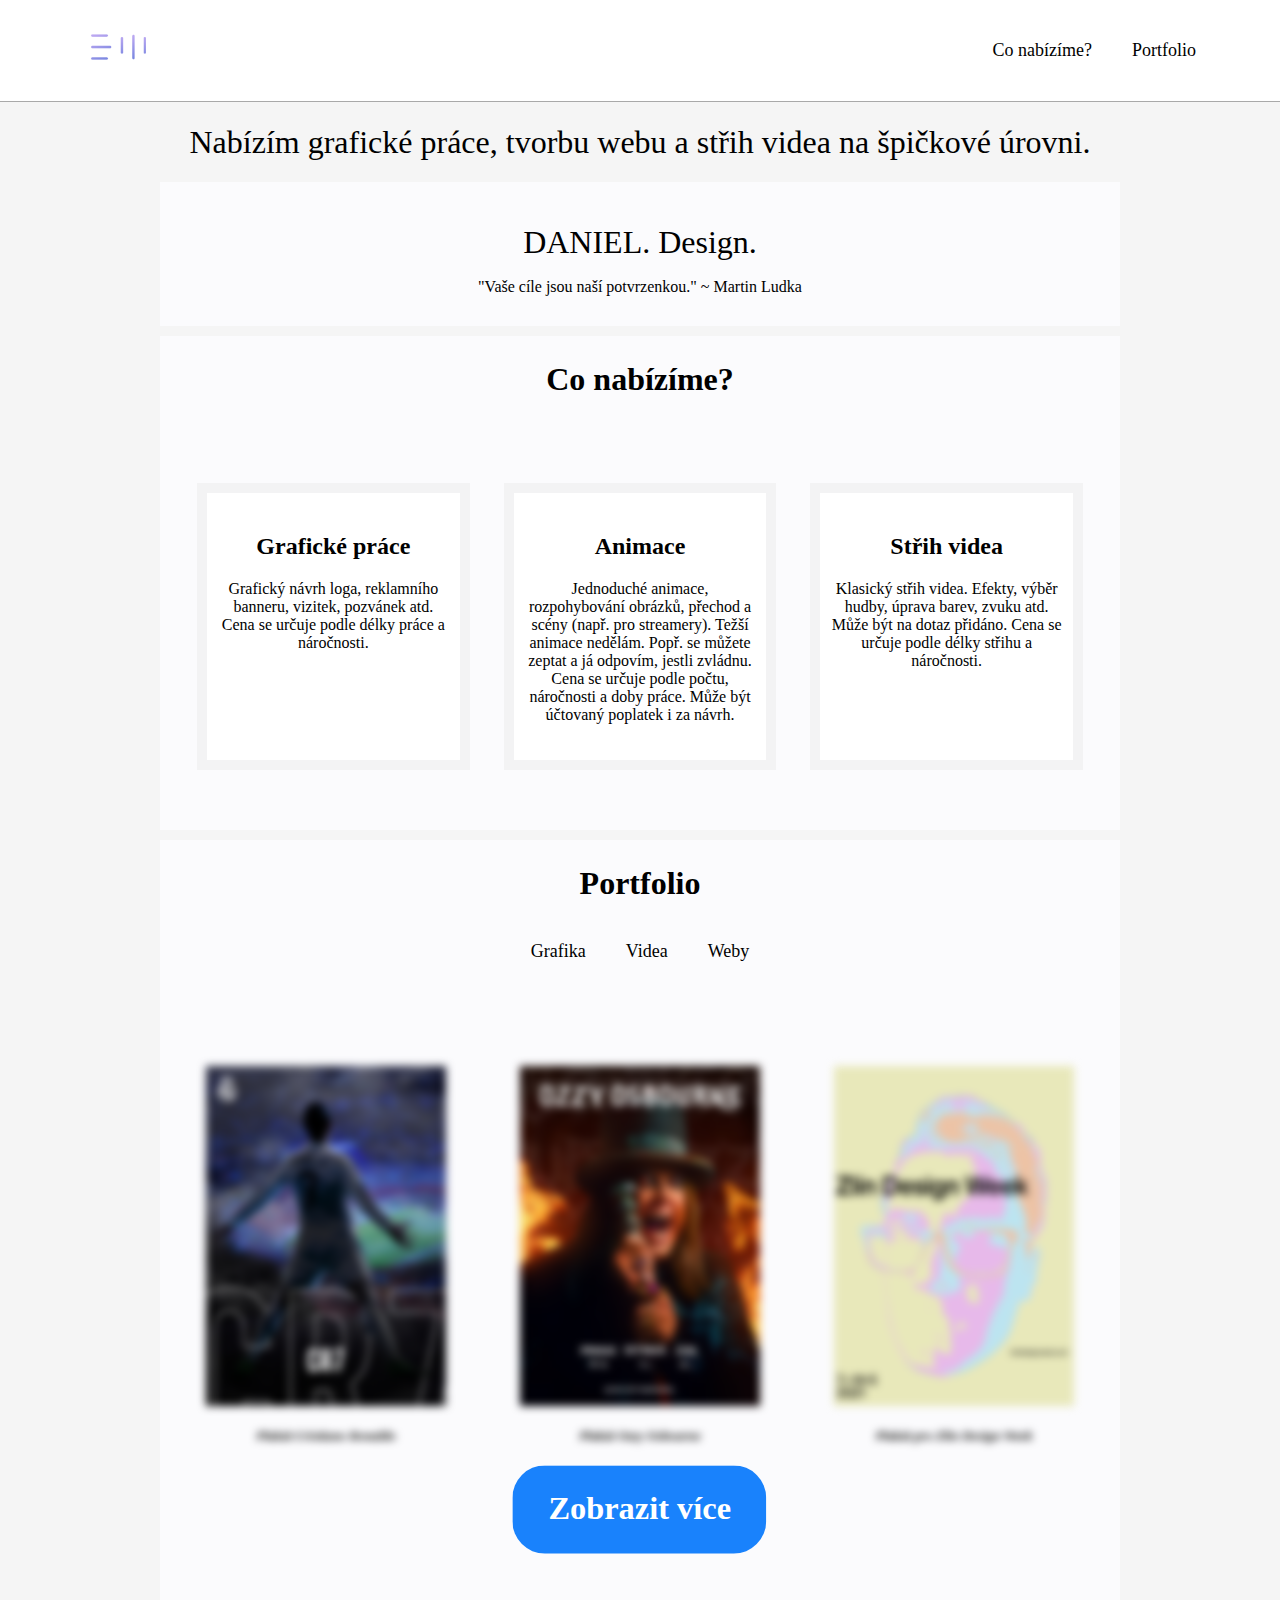
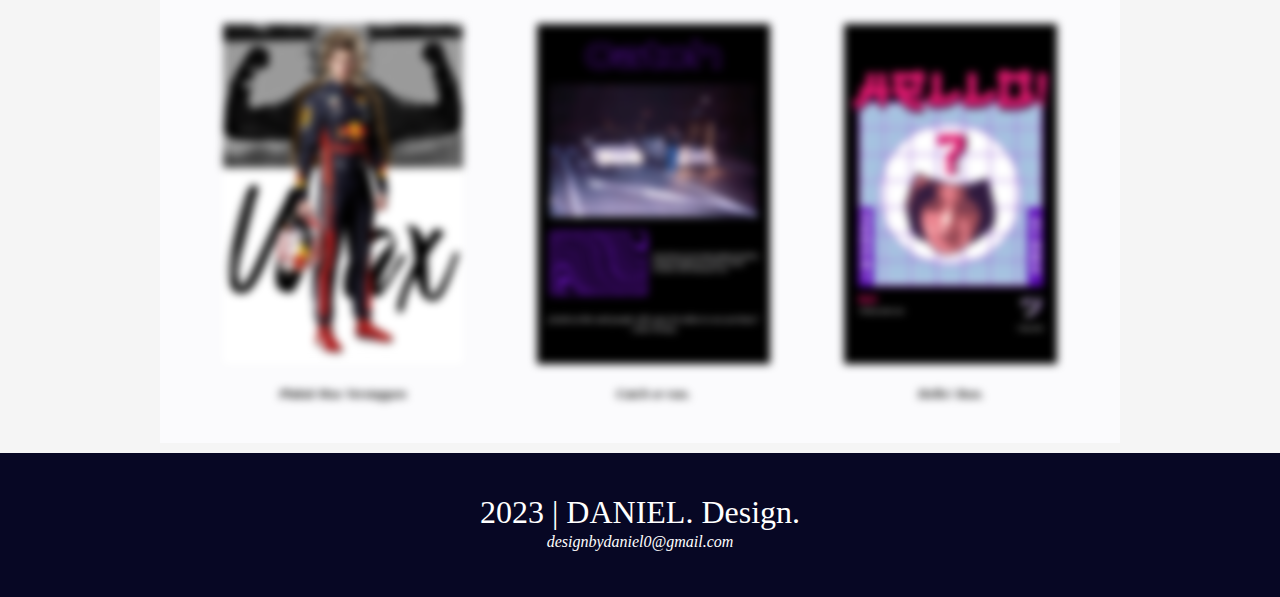
<file: index.html>
<!DOCTYPE html>
<html lang="en">
<head>
    <meta charset="UTF-8">
    <meta name="viewport" content="width=device-width, initial scale=1">
    <title>Daniel Mahďák</title>
    <link rel="stylesheet" href="stylesheet.css">
</head>
<header>
    <a class="logo-button" href="index.html">
    <img src="images/logo.png" class="logo">
    </a>
    <div class="header-right">
        <a href="#offer">Co nabízíme?</a>
        <a href="#portfolio">Portfolio</a>
    </div>
</header>
<div class="separator"></div>

<body>
<h1 class="header-welcome">Nabízím grafické práce, tvorbu webu a střih videa na špičkové úrovni.</h1>
<div class="container2"><div class="mainblock1">
    <h1>DANIEL. Design.</h1>
</div>
    <section class="slova-section">
        <div class="slova">
            <p>"Vaše cíle jsou naší potvrzenkou." ~ Martin Ludka</p>
        </div>
    </section>
</div>
<div id="offer" class="container">
    <div class="main-title">
        <h1>Co nabízíme?</h1>
    </div>
    <div class="content" style="filter: none">
        <article class="blog">
            <div class="section-blog">
                <h2>Grafické práce</h2>

                <section>
                    <p>Grafický návrh loga, reklamního banneru, vizitek, pozvánek atd. Cena se určuje podle délky práce a náročnosti.</p>
                </section>
            </div>
        </article>
        <article class="blog">
            <div class="section-blog">
                <h2>Animace</h2>


                <section>
                    <p>Jednoduché animace, rozpohybování obrázků, přechod a scény (např. pro streamery). Težší animace nedělám. Popř. se můžete zeptat a já odpovím, jestli zvládnu. Cena se určuje podle počtu, náročnosti a doby práce. Může být účtovaný poplatek i za návrh.</p>
                </section>
            </div>
        </article>
        <article class="blog">
            <div class="section-blog">
                <h2>Střih videa</h2>


                <section>
                    <p>Klasický střih videa. Efekty, výběr hudby, úprava barev, zvuku atd. Může být na dotaz přidáno. Cena se určuje podle délky střihu a náročnosti.</p>
                </section>
            </div>
        </article>
    </div>
</div>
<div class="container">
    <div id="portfolio" class="main-title">
        <h1>Portfolio</h1>
    </div>
    <div class="portfolio-buttons">
        <a href="grafika.html">Grafika</a>
        <a href="https://www.youtube.com/@designbydaniel_" target="_blank">Videa</a>
        <a href="https://github.com/daanieldesign" target="_blank">Weby</a>
    </div>

    <div class="content">
        <article class="portfolio">
            <div class="section-portfolio">
                <section>
                 <img src="images/mahdak_fotbal1.jpg" alt="">
                </section>
                <h5>Plakát Cristiano Ronaldo</h5>
            </div>
        </article>

        <article class="portfolio">
            <div class="section-portfolio">
                <section>
                    <img src="images/mahdak_koncert.jpg" alt="">
                </section>
                <h5>Plakát Ozzy Osbourne</h5>
            </div>
        </article>

        <article class="portfolio">
            <div class="section-portfolio">
                <section>
                    <img src="images/zlin_design_week_poster.png" alt="">
                </section>
                <h5>Plakát pro Zlín Design Week</h5>
            </div>
        </article>
    </div>

    <div class="button-overlay">
        <a href="grafika.html">Zobrazit více</a>
    </div>

    <div class="content">
        <article class="portfolio">
            <div class="section-portfolio">
                <section>
                    <img src="images/max_verstappen_poster.png" alt="">
                </section>
                <h5>Plakát Max Verstappen</h5>
            </div>
        </article>

        <article class="portfolio">
            <div class="section-portfolio">
                <section>
                    <img src="images/catch_or_run.png" alt="">
                </section>
                <h5>Catch or run.</h5>
            </div>
        </article>

        <article class="portfolio">
            <div class="section-portfolio">
                <section>
                    <img src="images/hello_run.png" alt="">
                </section>
                <h5>Hello! Run.</h5>
            </div>
        </article>
    </div>
</div>
<div class="container3"><div class="mainblock2">
    <h1>2023 | DANIEL. Design.</h1>
</div>
    <section id="contacts" class="slova-section">
        <div class="slova-contacts">
            <a href="mailto:designbydaniel0@gmail.com">designbydaniel0@gmail.com</a>
        </div>
    </section>
</div>
</body>
</html>
</file>
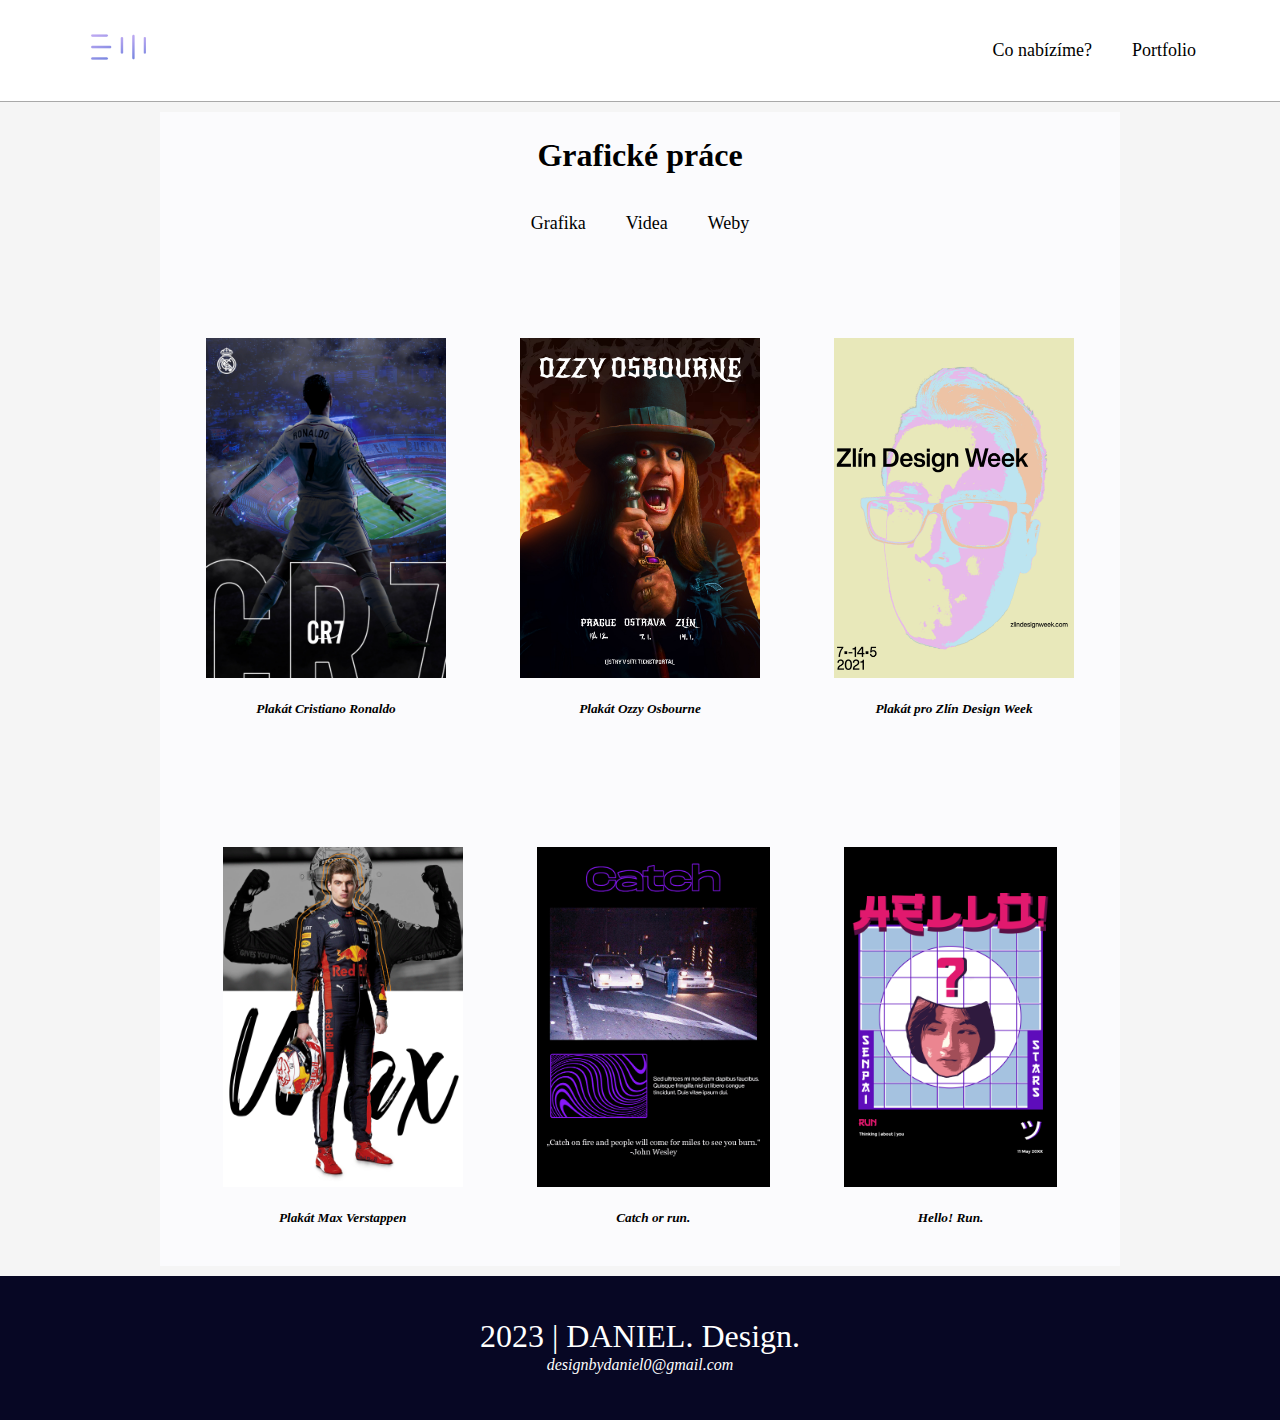
<file: grafika.html>
<!DOCTYPE html>
<html lang="en">
<head>
    <meta charset="UTF-8">
    <title>Daniel Mahďák</title>
    <link rel="stylesheet" href="stylesheet.css">
</head>
<header>
    <a class="logo-button" href="index.html">
    <img src="images/logo.png" class="logo">
    </a>
    <div class="header-right">
        <a href="index.html#offer">Co nabízíme?</a>
        <a href="index.html#portfolio">Portfolio</a>
    </div>
</header>
<div class="separator"></div>

<body>
<div class="container">
    <div id="portfolio" class="main-title">
        <h1>Grafické práce</h1>
    </div>
    <div class="portfolio-buttons">
        <a href="grafika.html">Grafika</a>
        <a href="https://www.youtube.com/@designbydaniel_" target="_blank">Videa</a>
        <a href="https://github.com/daanieldesign" target="_blank">Weby</a>
    </div>
    <div class="content" style="filter: none">
        <article class="portfolio">
            <div class="section-portfolio">
                <section>
                 <img src="images/mahdak_fotbal1.jpg" alt="">
                </section>
                <h5>Plakát Cristiano Ronaldo</h5>
            </div>
        </article>

        <article class="portfolio">
            <div class="section-portfolio">
                <section>
                    <img src="images/mahdak_koncert.jpg" alt="">
                </section>
                <h5>Plakát Ozzy Osbourne</h5>
            </div>
        </article>

        <article class="portfolio">
            <div class="section-portfolio">
                <section>
                    <img src="images/zlin_design_week_poster.png" alt="">
                </section>
                <h5>Plakát pro Zlín Design Week</h5>
            </div>
        </article>
    </div>

    <div class="content" style="filter: none">
        <article class="portfolio">
            <div class="section-portfolio">
                <section>
                    <img src="images/max_verstappen_poster.png" alt="">
                </section>
                <h5>Plakát Max Verstappen</h5>
            </div>
        </article>

        <article class="portfolio">
            <div class="section-portfolio">
                <section>
                    <img src="images/catch_or_run.png" alt="">
                </section>
                <h5>Catch or run.</h5>
            </div>
        </article>

        <article class="portfolio">
            <div class="section-portfolio">
                <section>
                    <img src="images/hello_run.png" alt="">
                </section>
                <h5>Hello! Run.</h5>
            </div>
        </article>
    </div>
</div>
<div class="container3"><div class="mainblock2">
    <h1>2023 | DANIEL. Design.</h1>
</div>
    <section id="contacts" class="slova-section">
        <div class="slova-contacts">
            <a href="mailto:designbydaniel0@gmail.com">designbydaniel0@gmail.com</a>
        </div>
    </section>
</div>
</body>
</html>
</file>
<file: stylesheet.css>
*{
    box-sizing: border-box;
}
@media (max-width: 991px) {
    .content {
        flex-direction: column;
    }

    .column {
        width: 100%;
        padding-right: 0;
        padding-left: 0;
        margin-bottom: 40px;
    }

    .navigation {
        flex-direction: column;
        align-items: center;
    }

    .navigation li {
        padding: 10px 0;
    }
}

@media (max-width: 767px) {
    .container {
        display: block;
    }

    .header-welcome{
        font-size: 25px;
    }

    .navigation {
        flex-direction: column;
        align-items: center;
    }

    .navigation li {
        padding: 10px 0;
    }

    .content{
        filter: none!important;
    }
}

html{
    scroll-behavior: smooth;;
}

header {
    display: flex;
    flex-direction: row;
    background-color: white;
    padding: 0  5% 0 5%;
    align-items: center;
    position: fixed;
    width: 100%;
}
header img{
    height: 70px;
}

header a {
    color: black;
    text-align: center;
    font-family: Calibri;
    padding: 12px;
    margin: 0 .5rem 0 .5rem;
    text-decoration: none;
    font-size: 18px;
    line-height: 25px;
    border-radius: 4px;
}

header a.logo-button:hover{
    background-color: transparent;
}

.section-blog{
    background-color: white;
    padding: 20px 10px;
    width: 100%;
    height: 100%;
}

.section-portfolio{
    background-color: transparent;
    padding: 20px 10px;
    width: 100%;
    height: 100%;
}

.header-right{
    margin-left: auto;
    display: flex;
    flex-direction: row;
}

.portfolio-buttons{
    display: flex;
    flex-direction: row;
}

.portfolio-buttons a {
    color: black;
    text-align: center;
    font-family: Calibri;
    padding: 12px;
    margin: 0 .5rem 0 .5rem;
    text-decoration: none;
    font-size: 18px;
    line-height: 25px;
    border-radius: 4px;
    transition-duration: 0.2s;
}

.portfolio-buttons a:hover {
    background-color: #ddd;
    color: black;
}

.button-overlay{
    display: flex;
    background-color: #1982FC;
    border-radius: 18px;
    scale: 180%;
    transition-duration: 0.2s;
}

.button-overlay a {
    color: white;
    text-align: center;
    font-weight: bold;
    font-family: Calibri;
    padding: 12px;
    margin: 0 .5rem 0 .5rem;
    text-decoration: none;
    font-size: 18px;
    line-height: 25px;
    border-radius: 4px;
}

.button-overlay:hover {
    background-color: #f6f3ed;
}

.button-overlay a:hover{
    color: black;
}

header a.logo {
    font-size: 25px;
    font-weight: bold;
}

header a:hover {
    background-color: #ddd;
    color: black;
    transition-duration: 0.2s;
}

.header a.active {
    background-color: #b69fea;
    color: white;
}

.separator {
    background-color: darkgray;
    width: 100%;
    height: 1px;
    padding-bottom: 6.4rem;
}

body{
    margin: auto;
    background-color: #f5f5f5;
    font-family: Calibri;
}

.container2 {
    max-width: 75%;
    height: 9rem;
    background-color: #fbfbfd;
    margin: auto;
}

.container3 {
    width: 100%;
    height: 9rem;
    background-color: #070724;
    margin: auto;
}
section .obrazekreditele img{
    flex: 1;
    height: auto;
    margin: 0;
}
.obrazekreditele{
    display: grid;
    place-items: center;
    width: 100%;
}

section .slova-contacts{
    text-align: center;
}

section .slova-contacts a {
    color: white;
    text-align: center;
    font-style: italic;
    margin: auto auto 2.248514rem auto;
    text-decoration: none;
    transition-duration: 0.2s;
}

section .slova-contacts a:hover{
    color: #a2a2a2;
}

section .slova a {
    color: #a2a2a2;
    text-align: center;
    font-style: italic;
    margin: auto auto 2.248514rem auto;
}

.header-welcome{
    font-family: Calibri;
    font-weight: 300;
    text-align: center;
}

.mainblock2{
    width: 100%;
    height: 80px;
    padding-top: 1.248514rem;
    margin-top: 10px;
}
.mainblock2 h1 {
    color: white;
    font-weight: 300;
    text-align: center;
}

.mainblock1{
    width: 100%;
    height: 80px;
    padding-top: 1.248514rem;
    margin-top: 10px;
}

.mainblock1 h1 {
    color: black;
    font-weight: 300;
    text-align: center;
}

.container{
    display: flex;
    flex-direction: column;
    font-family: Calibri;
    width: 75%;
    margin: auto;
    margin-top: 10px;
    background: #fbfbfd;
    align-items: center;
}
.main-block{
    width: 100%;
    height: 300px;
}
.main-title{
    margin: auto;
    color: #000000;
}
.main-title h1{
    color: black;
    margin: 25px 50px;
}
.blog{
    flex: 1;
    margin: 35px 17px;
    padding: 10px 10px;
    background-color: #f3f3f4;
    max-width: 330px;
    max-height: 389px;
}
.portfolio{
    flex: 1;
    margin: 35px 17px;
    padding: 10px 10px;
    text-align: center;
    max-width: 330px;
    max-height: 389px;
    font-family: "Calibri Light";
    font-style: italic;
}
.section-portfolio img{
    max-width: 240px;
    height: 340px;
    display: block;
    margin-left: auto;
    margin-right: auto;
}
.blog h2{
    color: black;
    text-align: center;
}
.blog p{
    color: black;
    overflow-wrap: anywhere;
    max-width: 100%;
}
.content{
    display: flex;
    margin: 25px 20px;
    justify-items: center;
    filter: blur(4px);
}
article .blog{
    display: flex;
    width: 280px;
    margin: 35px 15px;
    padding: 10px 10px;
}
section p{
    text-align: center;
}
.tlacitko a:hover {
    color: #ffffff;
}
</file>
